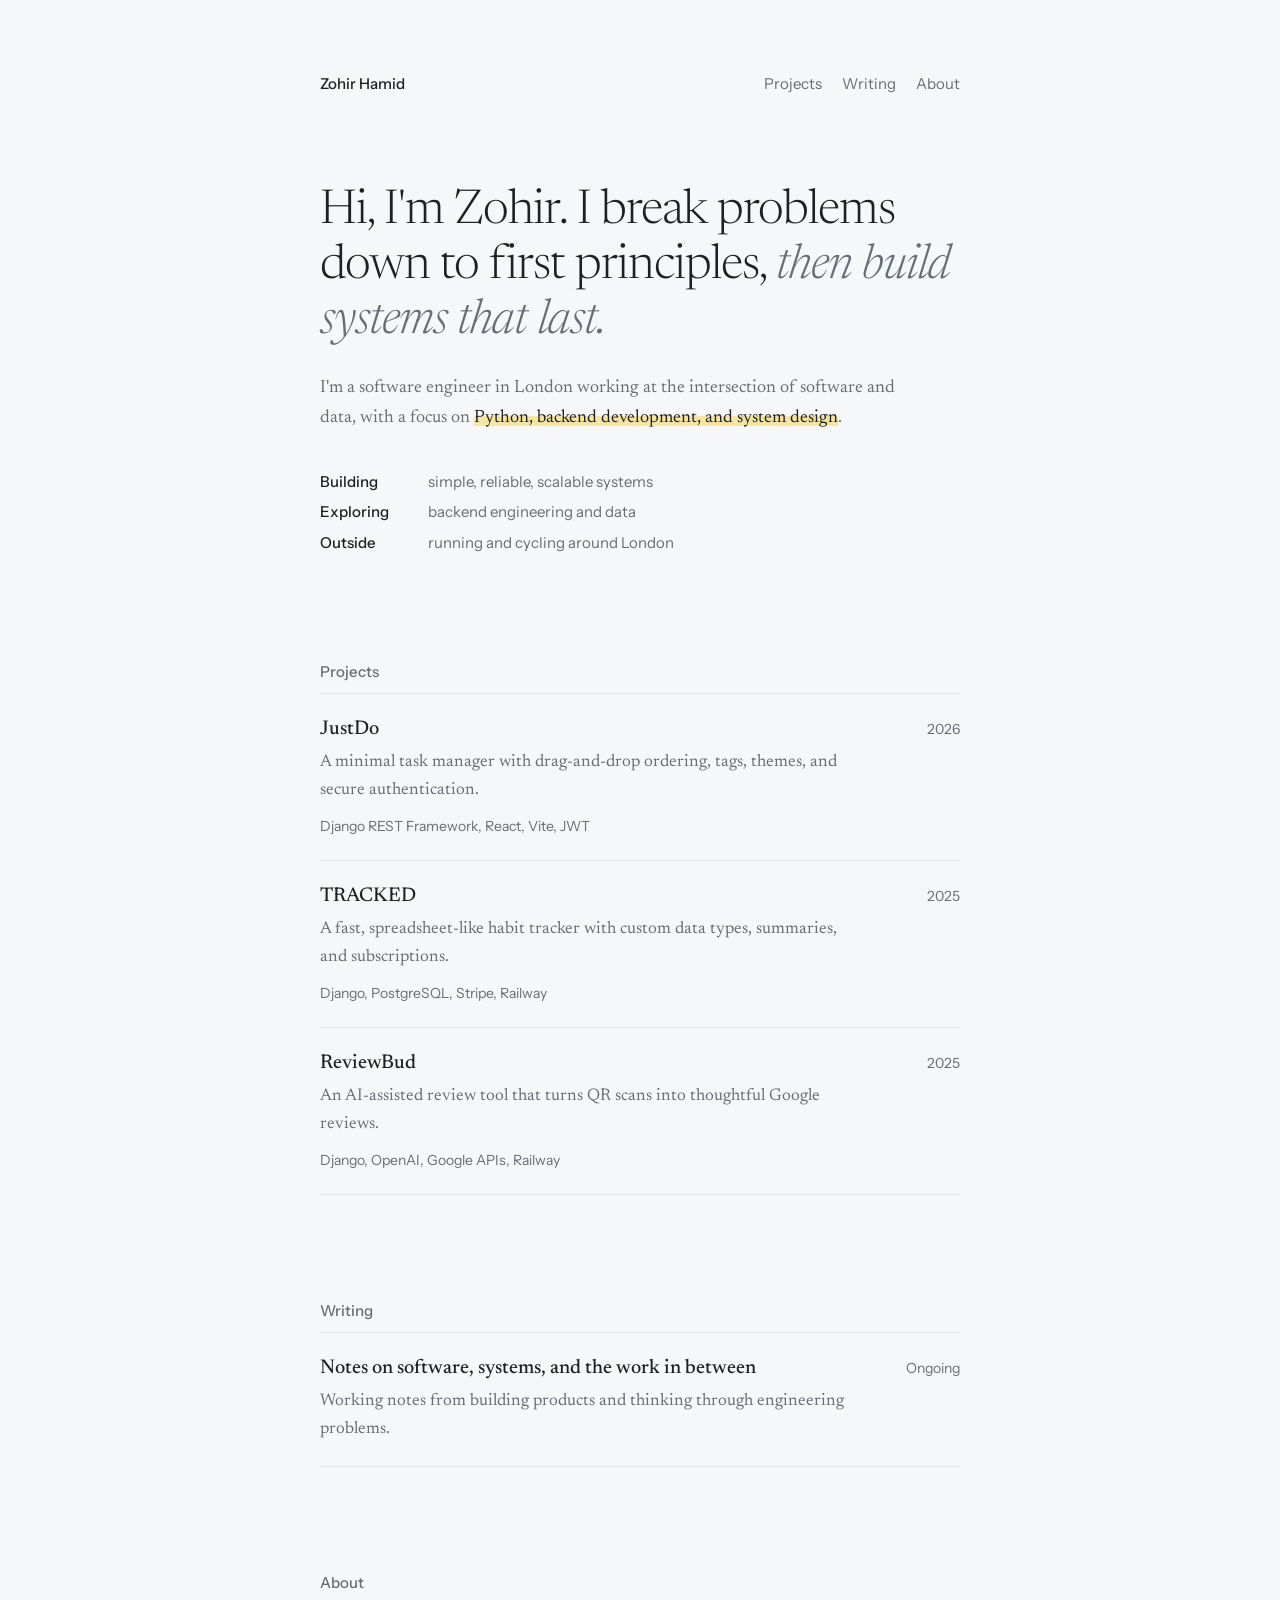
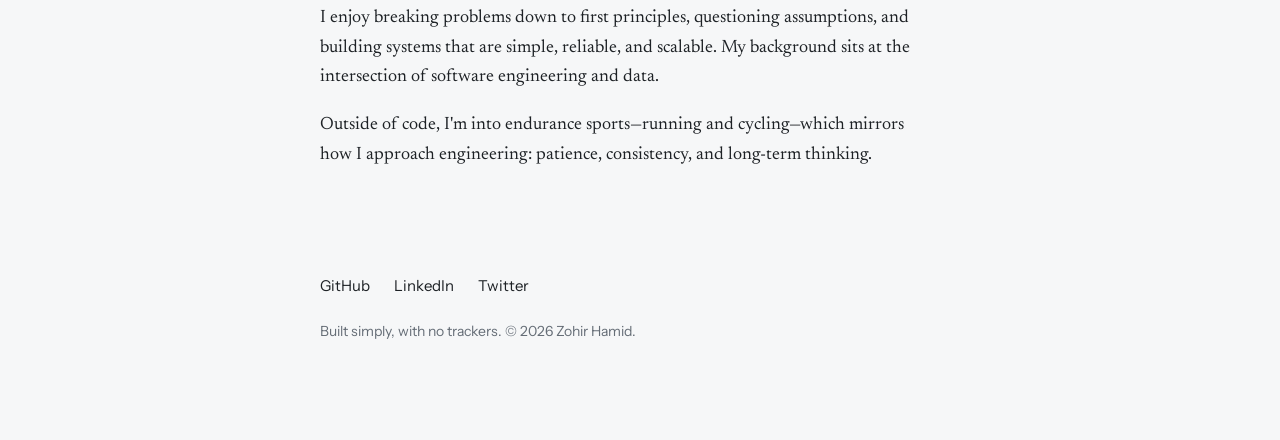
<file: index.html>
<!doctype html>
<html lang="en">
<head>
  <meta charset="utf-8">
  <meta name="viewport" content="width=device-width, initial-scale=1, viewport-fit=cover">
  <meta name="description" content="Zohir Hamid is a software engineer in London focused on Python, backend development, data, and system design.">
  <title>Zohir Hamid — Software Engineer</title>
  <link rel="preconnect" href="https://fonts.googleapis.com">
  <link rel="preconnect" href="https://fonts.gstatic.com" crossorigin>
  <link href="https://fonts.googleapis.com/css2?family=Instrument+Sans:wght@400;500&family=Newsreader:ital,opsz,wght@0,6..72,300;0,6..72,400;0,6..72,500;1,6..72,300&display=swap" rel="stylesheet">
  <link rel="stylesheet" href="/style.css">
</head>
<body>
  <div class="wrap">
    <header class="site-header">
      <a class="site-name" href="/" aria-current="page">Zohir Hamid</a>
      <nav class="site-nav" aria-label="Main navigation">
        <a href="#projects">Projects</a>
        <a href="#writing">Writing</a>
        <a href="#about">About</a>
      </nav>
    </header>

    <main>
      <div class="intro">
        <h1>Hi, I'm Zohir. I break problems down to first principles, <em>then build systems that last.</em></h1>
        <p class="lede">I'm a software engineer in London working at the intersection of software and data, with a focus on <span class="highlight">Python, backend development, and system design</span>.</p>
        <ul class="lately" aria-label="At a glance">
          <li><b>Building</b><span>simple, reliable, scalable systems</span></li>
          <li><b>Exploring</b><span>backend engineering and data</span></li>
          <li><b>Outside</b><span>running and cycling around London</span></li>
        </ul>
      </div>

      <section class="content-section" id="projects">
        <h2 class="section-label">Projects</h2>
        <a class="row" href="/projects/justdo/">
          <div class="row-top">
            <h3><span class="row-title">JustDo</span></h3>
            <span class="row-meta">2026</span>
          </div>
          <p>A minimal task manager with drag-and-drop ordering, tags, themes, and secure authentication.</p>
          <div class="row-stack">Django REST Framework, React, Vite, JWT</div>
        </a>
        <a class="row" href="/projects/tracked/">
          <div class="row-top">
            <h3><span class="row-title">TRACKED</span></h3>
            <span class="row-meta">2025</span>
          </div>
          <p>A fast, spreadsheet-like habit tracker with custom data types, summaries, and subscriptions.</p>
          <div class="row-stack">Django, PostgreSQL, Stripe, Railway</div>
        </a>
        <a class="row" href="/projects/reviewbud/">
          <div class="row-top">
            <h3><span class="row-title">ReviewBud</span></h3>
            <span class="row-meta">2025</span>
          </div>
          <p>An AI-assisted review tool that turns QR scans into thoughtful Google reviews.</p>
          <div class="row-stack">Django, OpenAI, Google APIs, Railway</div>
        </a>
      </section>

      <section class="content-section" id="writing">
        <h2 class="section-label">Writing</h2>
        <a class="row" href="/blog/">
          <div class="row-top">
            <h3><span class="row-title">Notes on software, systems, and the work in between</span></h3>
            <span class="row-meta">Ongoing</span>
          </div>
          <p>Working notes from building products and thinking through engineering problems.</p>
        </a>
      </section>

      <section class="content-section about-copy" id="about">
        <h2 class="section-label">About</h2>
        <p>I enjoy breaking problems down to first principles, questioning assumptions, and building systems that are simple, reliable, and scalable. My background sits at the intersection of software engineering and data.</p>
        <p>Outside of code, I'm into endurance sports—running and cycling—which mirrors how I approach engineering: patience, consistency, and long-term thinking.</p>
      </section>
    </main>

    <footer class="site-footer">
      <div class="footer-links">
        <a href="https://github.com/zohirhamid" target="_blank" rel="noopener noreferrer">GitHub</a>
        <a href="https://www.linkedin.com/in/zohirhamid/" target="_blank" rel="noopener noreferrer">LinkedIn</a>
        <a href="https://twitter.com/zohirhamid" target="_blank" rel="noopener noreferrer">Twitter</a>
      </div>
      <small>Built simply, with no trackers. © 2026 Zohir Hamid.</small>
    </footer>
  </div>
</body>
</html>
</file>
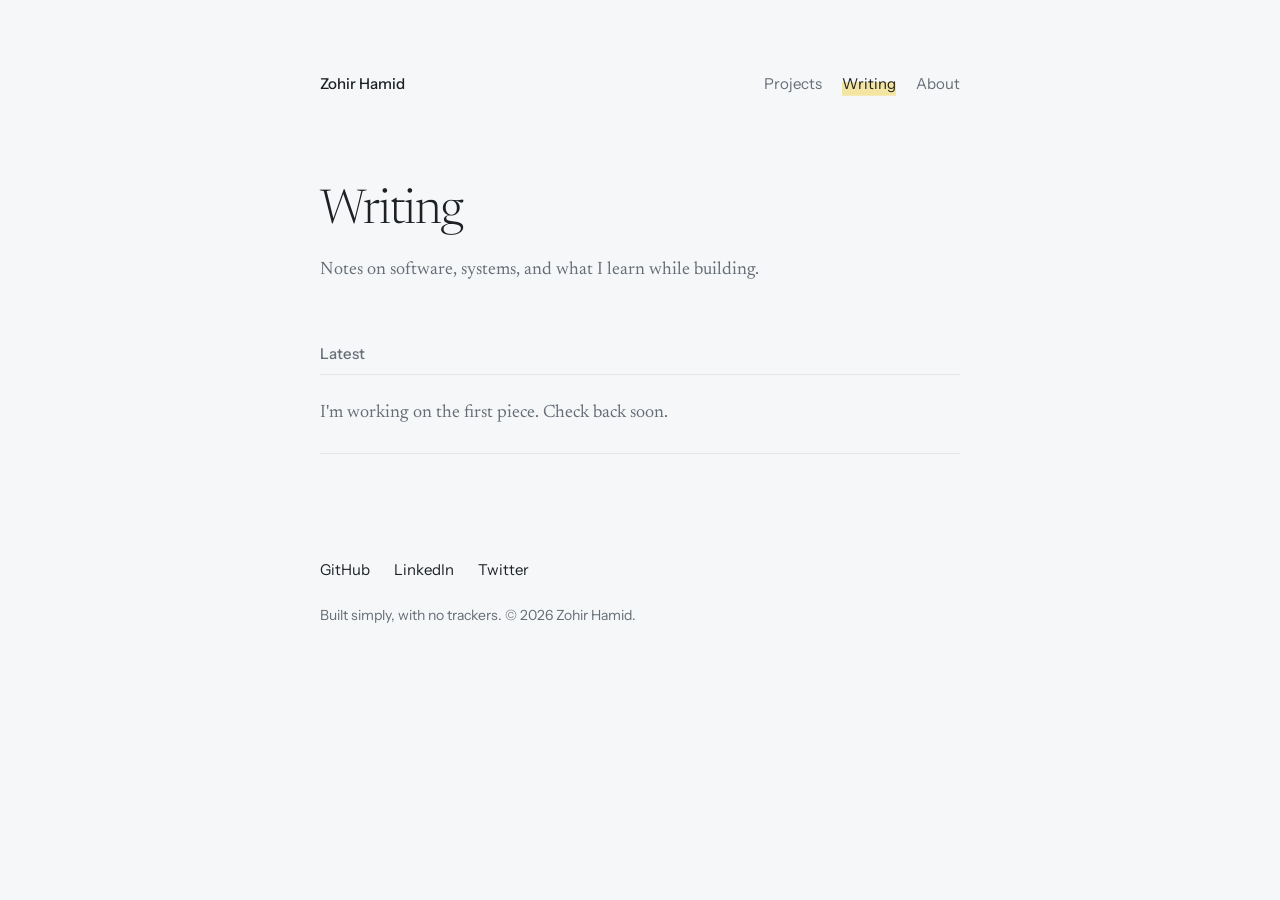
<file: blog/index.html>
<!doctype html>
<html lang="en">
<head>
  <meta charset="utf-8">
  <meta name="viewport" content="width=device-width, initial-scale=1, viewport-fit=cover">
  <meta name="description" content="Writing by Zohir Hamid about software engineering, backend systems, and data.">
  <title>Writing — Zohir Hamid</title>
  <link rel="preconnect" href="https://fonts.googleapis.com">
  <link rel="preconnect" href="https://fonts.gstatic.com" crossorigin>
  <link href="https://fonts.googleapis.com/css2?family=Instrument+Sans:wght@400;500&family=Newsreader:ital,opsz,wght@0,6..72,300;0,6..72,400;0,6..72,500;1,6..72,300&display=swap" rel="stylesheet">
  <link rel="stylesheet" href="/style.css">
</head>
<body>
  <div class="wrap">
    <header class="site-header">
      <a class="site-name" href="/">Zohir Hamid</a>
      <nav class="site-nav" aria-label="Main navigation">
        <a href="/projects/">Projects</a>
        <a href="/blog/" aria-current="page">Writing</a>
        <a href="/#about">About</a>
      </nav>
    </header>

    <main>
      <div class="page-heading">
        <h1>Writing</h1>
        <p class="page-intro">Notes on software, systems, and what I learn while building.</p>
      </div>

      <section aria-labelledby="latest-writing">
        <h2 class="section-label" id="latest-writing">Latest</h2>
        <div class="empty-state">
          <p>I'm working on the first piece. Check back soon.</p>
        </div>
      </section>
    </main>

    <footer class="site-footer">
      <div class="footer-links">
        <a href="https://github.com/zohirhamid" target="_blank" rel="noopener noreferrer">GitHub</a>
        <a href="https://www.linkedin.com/in/zohirhamid/" target="_blank" rel="noopener noreferrer">LinkedIn</a>
        <a href="https://twitter.com/zohirhamid" target="_blank" rel="noopener noreferrer">Twitter</a>
      </div>
      <small>Built simply, with no trackers. © 2026 Zohir Hamid.</small>
    </footer>
  </div>
</body>
</html>
</file>
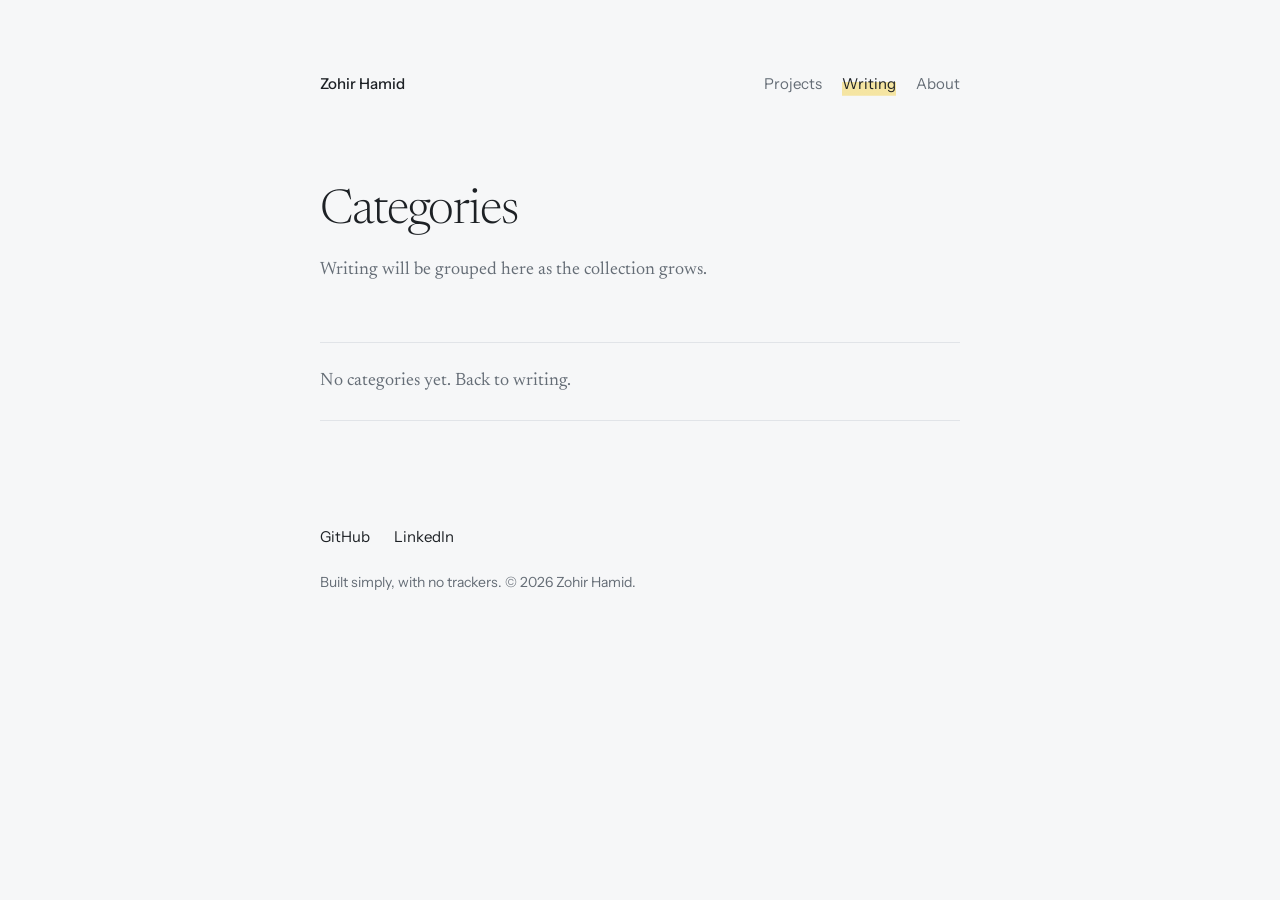
<file: categories/index.html>
<!doctype html>
<html lang="en">
<head>
  <meta charset="utf-8">
  <meta name="viewport" content="width=device-width, initial-scale=1, viewport-fit=cover">
  <meta name="robots" content="noindex">
  <title>Categories — Zohir Hamid</title>
  <link rel="preconnect" href="https://fonts.googleapis.com">
  <link rel="preconnect" href="https://fonts.gstatic.com" crossorigin>
  <link href="https://fonts.googleapis.com/css2?family=Instrument+Sans:wght@400;500&family=Newsreader:ital,opsz,wght@0,6..72,300;0,6..72,400;0,6..72,500;1,6..72,300&display=swap" rel="stylesheet">
  <link rel="stylesheet" href="/style.css">
</head>
<body>
  <div class="wrap">
    <header class="site-header">
      <a class="site-name" href="/">Zohir Hamid</a>
      <nav class="site-nav" aria-label="Main navigation">
        <a href="/projects/">Projects</a>
        <a href="/blog/" aria-current="page">Writing</a>
        <a href="/#about">About</a>
      </nav>
    </header>
    <main>
      <div class="page-heading">
        <h1>Categories</h1>
        <p class="page-intro">Writing will be grouped here as the collection grows.</p>
      </div>
      <div class="empty-state"><p>No categories yet. <a class="text-link" href="/blog/">Back to writing</a>.</p></div>
    </main>
    <footer class="site-footer">
      <div class="footer-links">
        <a href="https://github.com/zohirhamid" target="_blank" rel="noopener noreferrer">GitHub</a>
        <a href="https://www.linkedin.com/in/zohirhamid/" target="_blank" rel="noopener noreferrer">LinkedIn</a>
      </div>
      <small>Built simply, with no trackers. © 2026 Zohir Hamid.</small>
    </footer>
  </div>
</body>
</html>
</file>
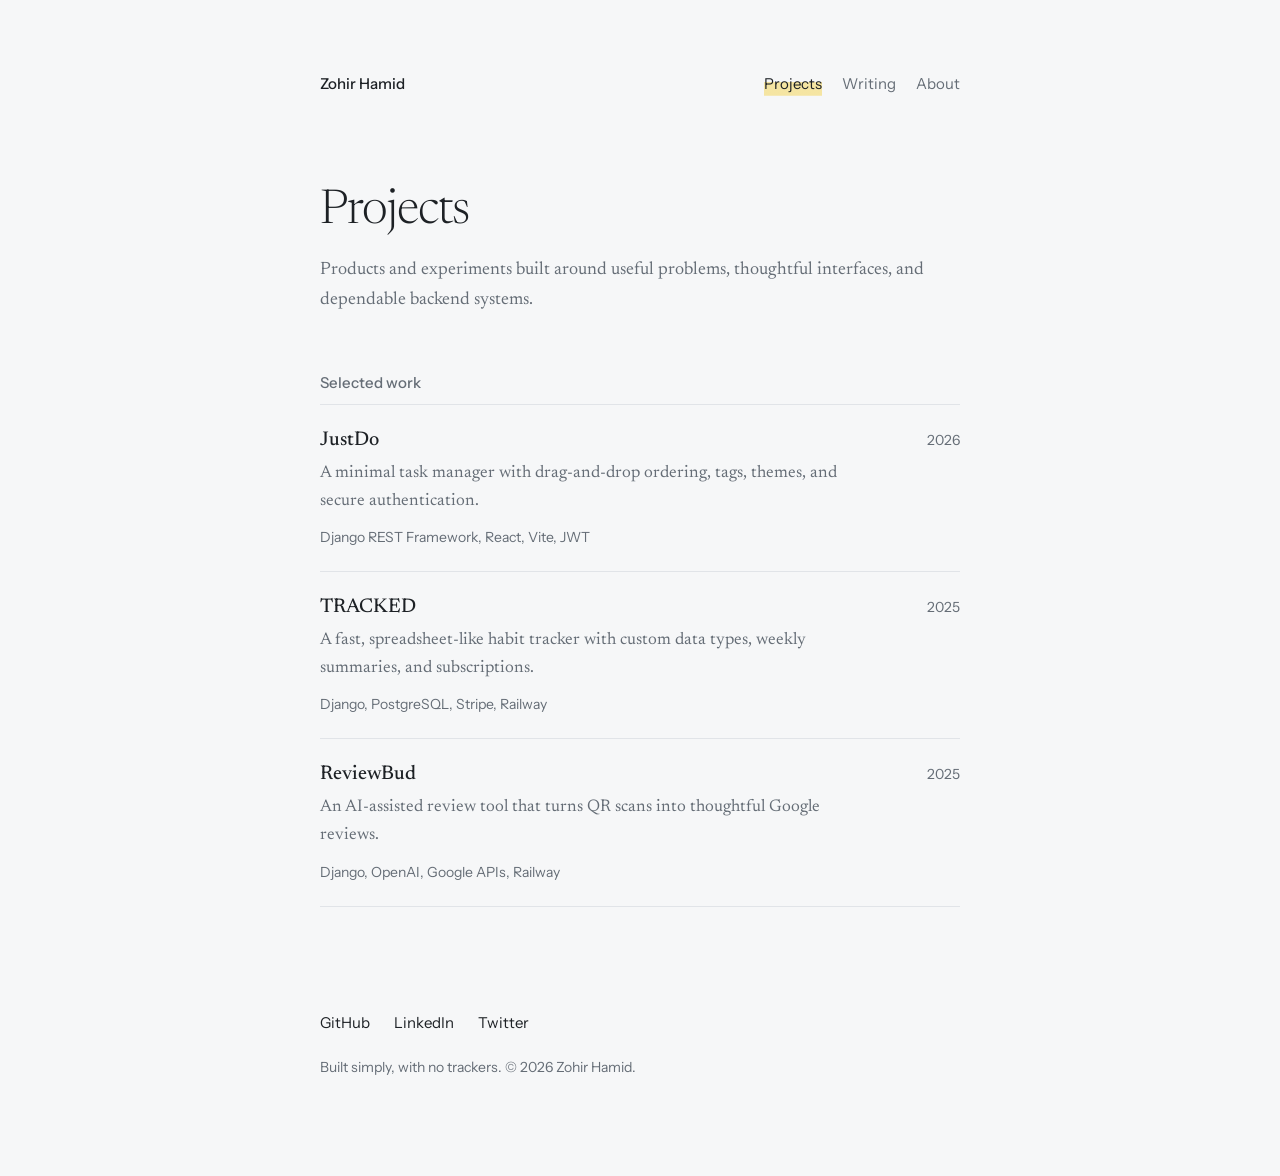
<file: projects/index.html>
<!doctype html>
<html lang="en">
<head>
  <meta charset="utf-8">
  <meta name="viewport" content="width=device-width, initial-scale=1, viewport-fit=cover">
  <meta name="description" content="Selected software projects by Zohir Hamid.">
  <title>Projects — Zohir Hamid</title>
  <link rel="preconnect" href="https://fonts.googleapis.com">
  <link rel="preconnect" href="https://fonts.gstatic.com" crossorigin>
  <link href="https://fonts.googleapis.com/css2?family=Instrument+Sans:wght@400;500&family=Newsreader:ital,opsz,wght@0,6..72,300;0,6..72,400;0,6..72,500;1,6..72,300&display=swap" rel="stylesheet">
  <link rel="stylesheet" href="/style.css">
</head>
<body>
  <div class="wrap">
    <header class="site-header">
      <a class="site-name" href="/">Zohir Hamid</a>
      <nav class="site-nav" aria-label="Main navigation">
        <a href="/projects/" aria-current="page">Projects</a>
        <a href="/blog/">Writing</a>
        <a href="/#about">About</a>
      </nav>
    </header>

    <main>
      <div class="page-heading">
        <h1>Projects</h1>
        <p class="page-intro">Products and experiments built around useful problems, thoughtful interfaces, and dependable backend systems.</p>
      </div>

      <section aria-labelledby="selected-projects">
        <h2 class="section-label" id="selected-projects">Selected work</h2>
        <a class="row" href="/projects/justdo/">
          <div class="row-top">
            <h3><span class="row-title">JustDo</span></h3>
            <span class="row-meta">2026</span>
          </div>
          <p>A minimal task manager with drag-and-drop ordering, tags, themes, and secure authentication.</p>
          <div class="row-stack">Django REST Framework, React, Vite, JWT</div>
        </a>
        <a class="row" href="/projects/tracked/">
          <div class="row-top">
            <h3><span class="row-title">TRACKED</span></h3>
            <span class="row-meta">2025</span>
          </div>
          <p>A fast, spreadsheet-like habit tracker with custom data types, weekly summaries, and subscriptions.</p>
          <div class="row-stack">Django, PostgreSQL, Stripe, Railway</div>
        </a>
        <a class="row" href="/projects/reviewbud/">
          <div class="row-top">
            <h3><span class="row-title">ReviewBud</span></h3>
            <span class="row-meta">2025</span>
          </div>
          <p>An AI-assisted review tool that turns QR scans into thoughtful Google reviews.</p>
          <div class="row-stack">Django, OpenAI, Google APIs, Railway</div>
        </a>
      </section>
    </main>

    <footer class="site-footer">
      <div class="footer-links">
        <a href="https://github.com/zohirhamid" target="_blank" rel="noopener noreferrer">GitHub</a>
        <a href="https://www.linkedin.com/in/zohirhamid/" target="_blank" rel="noopener noreferrer">LinkedIn</a>
        <a href="https://twitter.com/zohirhamid" target="_blank" rel="noopener noreferrer">Twitter</a>
      </div>
      <small>Built simply, with no trackers. © 2026 Zohir Hamid.</small>
    </footer>
  </div>
</body>
</html>
</file>
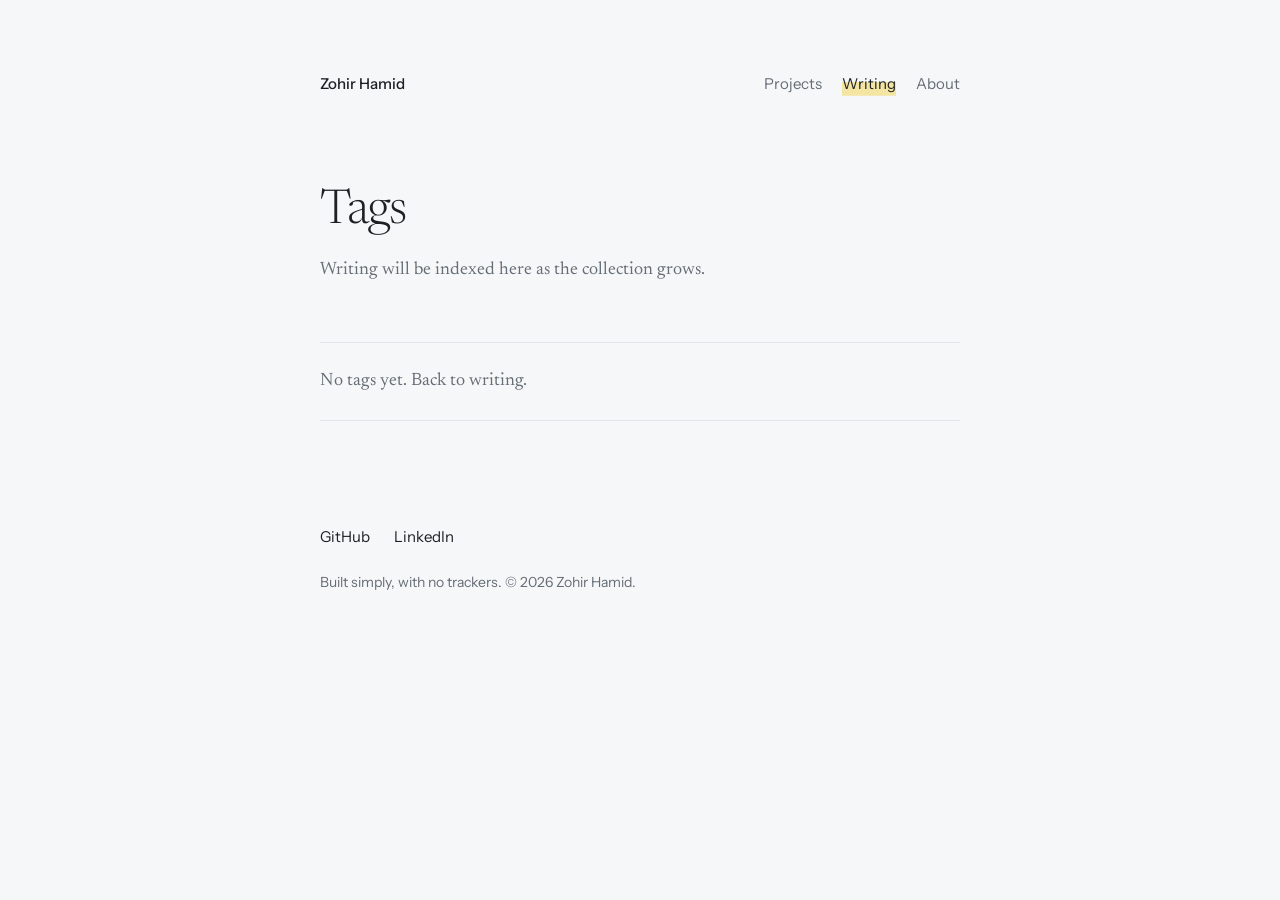
<file: tags/index.html>
<!doctype html>
<html lang="en">
<head>
  <meta charset="utf-8">
  <meta name="viewport" content="width=device-width, initial-scale=1, viewport-fit=cover">
  <meta name="robots" content="noindex">
  <title>Tags — Zohir Hamid</title>
  <link rel="preconnect" href="https://fonts.googleapis.com">
  <link rel="preconnect" href="https://fonts.gstatic.com" crossorigin>
  <link href="https://fonts.googleapis.com/css2?family=Instrument+Sans:wght@400;500&family=Newsreader:ital,opsz,wght@0,6..72,300;0,6..72,400;0,6..72,500;1,6..72,300&display=swap" rel="stylesheet">
  <link rel="stylesheet" href="/style.css">
</head>
<body>
  <div class="wrap">
    <header class="site-header">
      <a class="site-name" href="/">Zohir Hamid</a>
      <nav class="site-nav" aria-label="Main navigation">
        <a href="/projects/">Projects</a>
        <a href="/blog/" aria-current="page">Writing</a>
        <a href="/#about">About</a>
      </nav>
    </header>
    <main>
      <div class="page-heading">
        <h1>Tags</h1>
        <p class="page-intro">Writing will be indexed here as the collection grows.</p>
      </div>
      <div class="empty-state"><p>No tags yet. <a class="text-link" href="/blog/">Back to writing</a>.</p></div>
    </main>
    <footer class="site-footer">
      <div class="footer-links">
        <a href="https://github.com/zohirhamid" target="_blank" rel="noopener noreferrer">GitHub</a>
        <a href="https://www.linkedin.com/in/zohirhamid/" target="_blank" rel="noopener noreferrer">LinkedIn</a>
      </div>
      <small>Built simply, with no trackers. © 2026 Zohir Hamid.</small>
    </footer>
  </div>
</body>
</html>
</file>
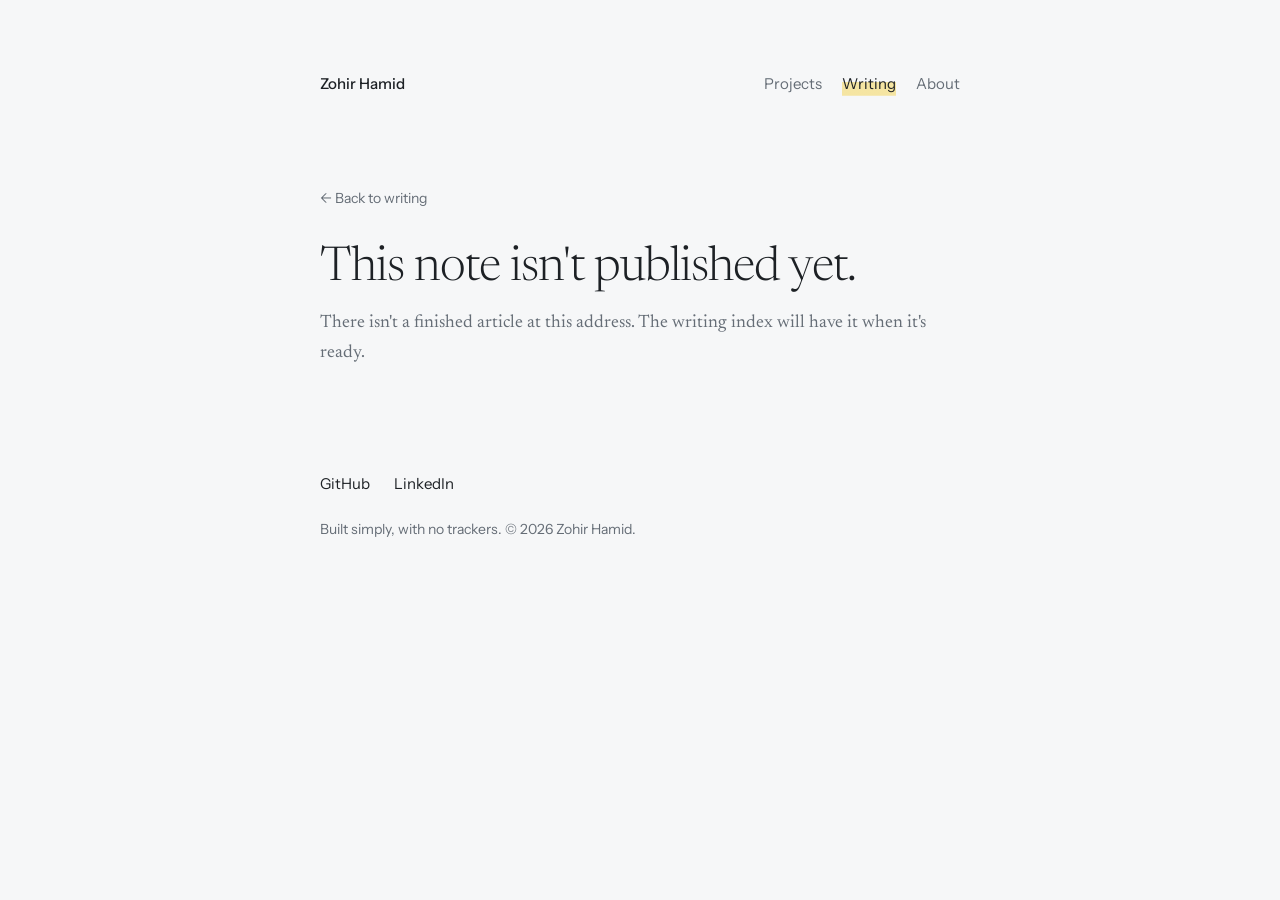
<file: blog/blogpost1/index.html>
<!doctype html>
<html lang="en">
<head>
  <meta charset="utf-8">
  <meta name="viewport" content="width=device-width, initial-scale=1, viewport-fit=cover">
  <meta name="robots" content="noindex">
  <title>Draft — Zohir Hamid</title>
  <link rel="preconnect" href="https://fonts.googleapis.com">
  <link rel="preconnect" href="https://fonts.gstatic.com" crossorigin>
  <link href="https://fonts.googleapis.com/css2?family=Instrument+Sans:wght@400;500&family=Newsreader:ital,opsz,wght@0,6..72,300;0,6..72,400;0,6..72,500;1,6..72,300&display=swap" rel="stylesheet">
  <link rel="stylesheet" href="/style.css">
</head>
<body>
  <div class="wrap">
    <header class="site-header">
      <a class="site-name" href="/">Zohir Hamid</a>
      <nav class="site-nav" aria-label="Main navigation">
        <a href="/projects/">Projects</a>
        <a href="/blog/" aria-current="page">Writing</a>
        <a href="/#about">About</a>
      </nav>
    </header>

    <main>
      <article>
        <header class="article-header">
          <a class="back-link" href="/blog/">← Back to writing</a>
          <h1>This note isn't published yet.</h1>
          <p class="page-intro">There isn't a finished article at this address. The writing index will have it when it's ready.</p>
        </header>
      </article>
    </main>

    <footer class="site-footer">
      <div class="footer-links">
        <a href="https://github.com/zohirhamid" target="_blank" rel="noopener noreferrer">GitHub</a>
        <a href="https://www.linkedin.com/in/zohirhamid/" target="_blank" rel="noopener noreferrer">LinkedIn</a>
      </div>
      <small>Built simply, with no trackers. © 2026 Zohir Hamid.</small>
    </footer>
  </div>
</body>
</html>
</file>
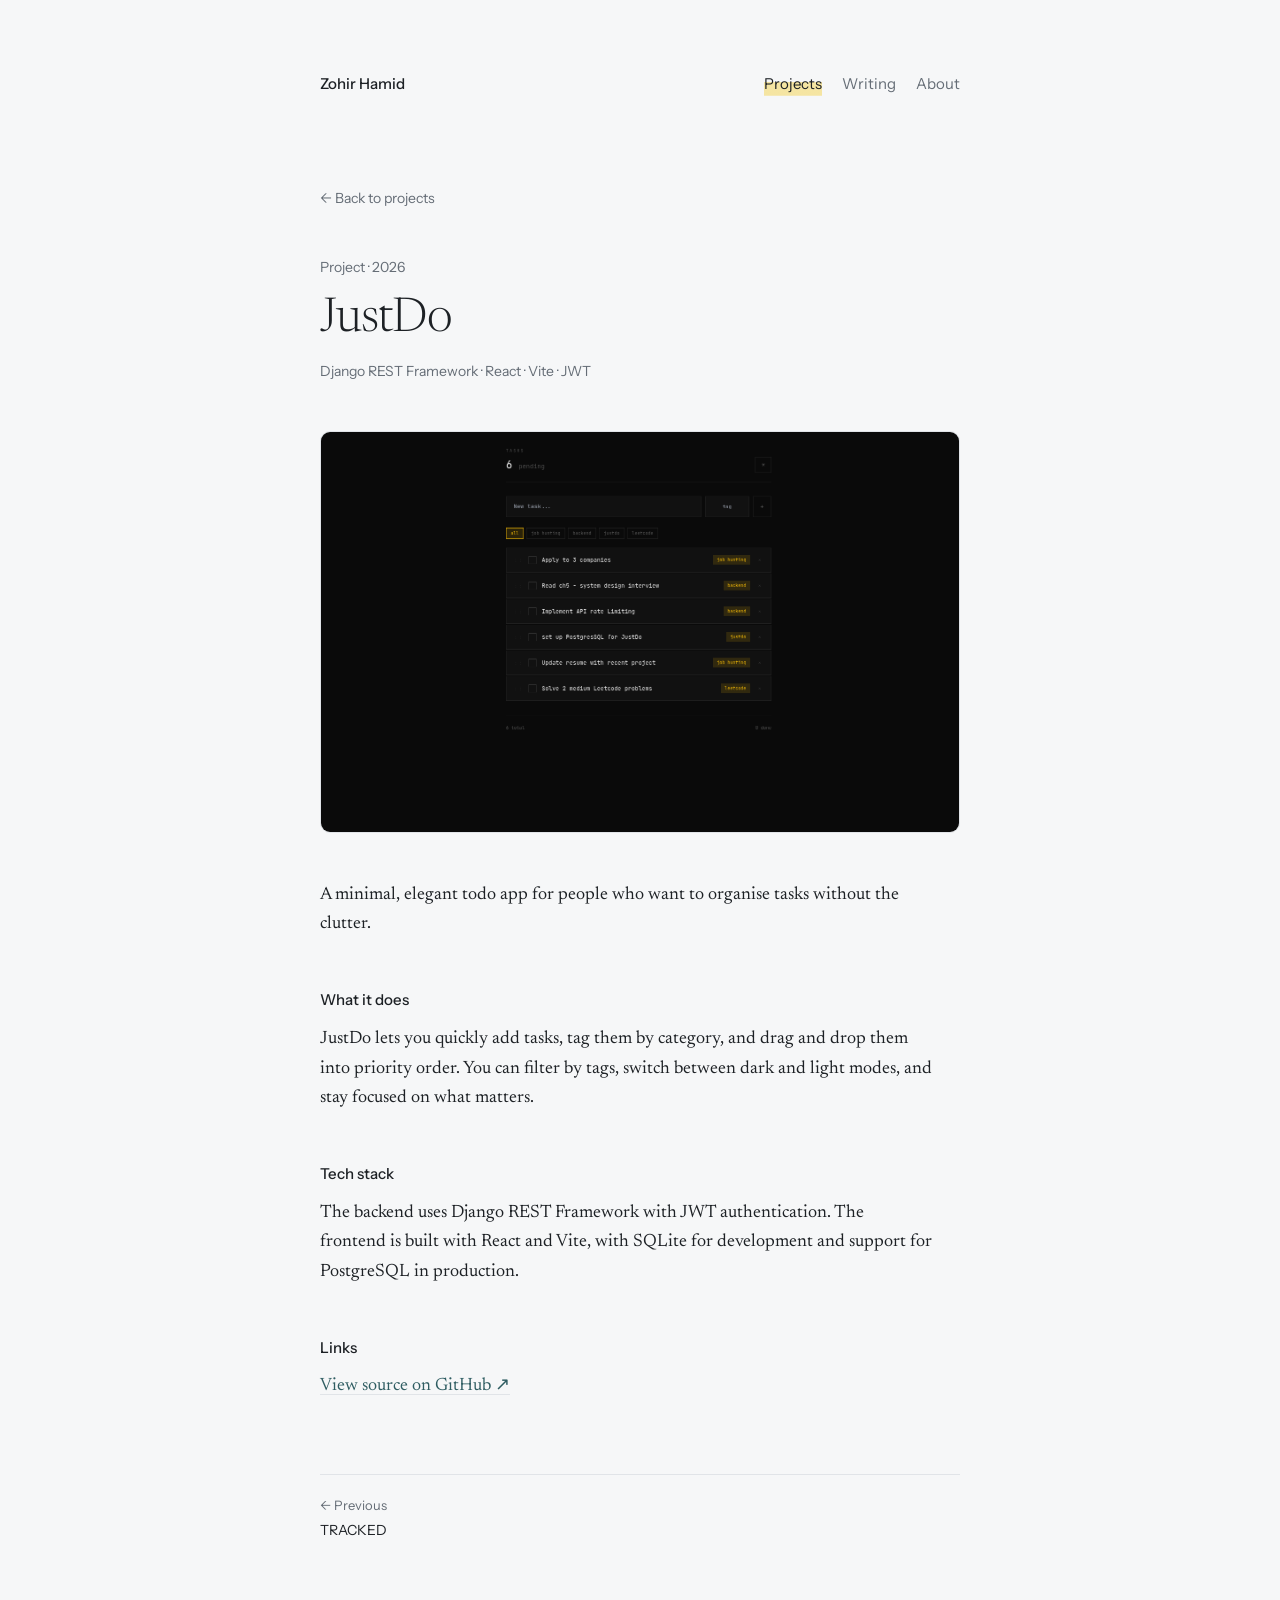
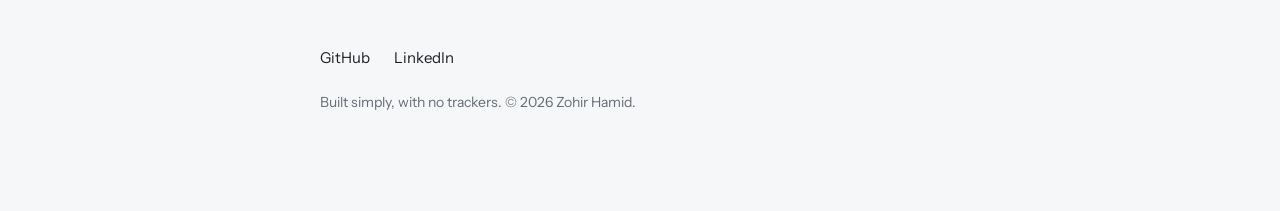
<file: projects/justdo/index.html>
<!doctype html>
<html lang="en">
<head>
  <meta charset="utf-8">
  <meta name="viewport" content="width=device-width, initial-scale=1, viewport-fit=cover">
  <meta name="description" content="JustDo, a minimal task manager by Zohir Hamid.">
  <title>JustDo — Zohir Hamid</title>
  <link rel="preconnect" href="https://fonts.googleapis.com">
  <link rel="preconnect" href="https://fonts.gstatic.com" crossorigin>
  <link href="https://fonts.googleapis.com/css2?family=Instrument+Sans:wght@400;500&family=Newsreader:ital,opsz,wght@0,6..72,300;0,6..72,400;0,6..72,500;1,6..72,300&display=swap" rel="stylesheet">
  <link rel="stylesheet" href="/style.css">
</head>
<body>
  <div class="wrap">
    <header class="site-header">
      <a class="site-name" href="/">Zohir Hamid</a>
      <nav class="site-nav" aria-label="Main navigation">
        <a href="/projects/" aria-current="page">Projects</a>
        <a href="/blog/">Writing</a>
        <a href="/#about">About</a>
      </nav>
    </header>

    <main>
      <article>
        <header class="article-header">
          <a class="back-link" href="/projects/">← Back to projects</a>
          <p class="eyebrow">Project · 2026</p>
          <h1>JustDo</h1>
          <div class="article-meta">Django REST Framework · React · Vite · JWT</div>
        </header>

        <figure class="project-figure">
          <img src="/img/justdo.png" alt="The JustDo task management interface" width="1442" height="903">
        </figure>

        <div class="article-body">
          <p>A minimal, elegant todo app for people who want to organise tasks without the clutter.</p>
          <h2>What it does</h2>
          <p>JustDo lets you quickly add tasks, tag them by category, and drag and drop them into priority order. You can filter by tags, switch between dark and light modes, and stay focused on what matters.</p>
          <h2>Tech stack</h2>
          <p>The backend uses Django REST Framework with JWT authentication. The frontend is built with React and Vite, with SQLite for development and support for PostgreSQL in production.</p>
          <h2>Links</h2>
          <p><a href="https://github.com/zohirhamid/justdo" target="_blank" rel="noopener noreferrer">View source on GitHub ↗</a></p>
        </div>

        <nav class="article-nav" aria-label="Project navigation">
          <a href="/projects/tracked/"><span class="nav-label">← Previous</span><span class="nav-title">TRACKED</span></a>
          <span></span>
        </nav>
      </article>
    </main>

    <footer class="site-footer">
      <div class="footer-links">
        <a href="https://github.com/zohirhamid" target="_blank" rel="noopener noreferrer">GitHub</a>
        <a href="https://www.linkedin.com/in/zohirhamid/" target="_blank" rel="noopener noreferrer">LinkedIn</a>
      </div>
      <small>Built simply, with no trackers. © 2026 Zohir Hamid.</small>
    </footer>
  </div>
</body>
</html>
</file>
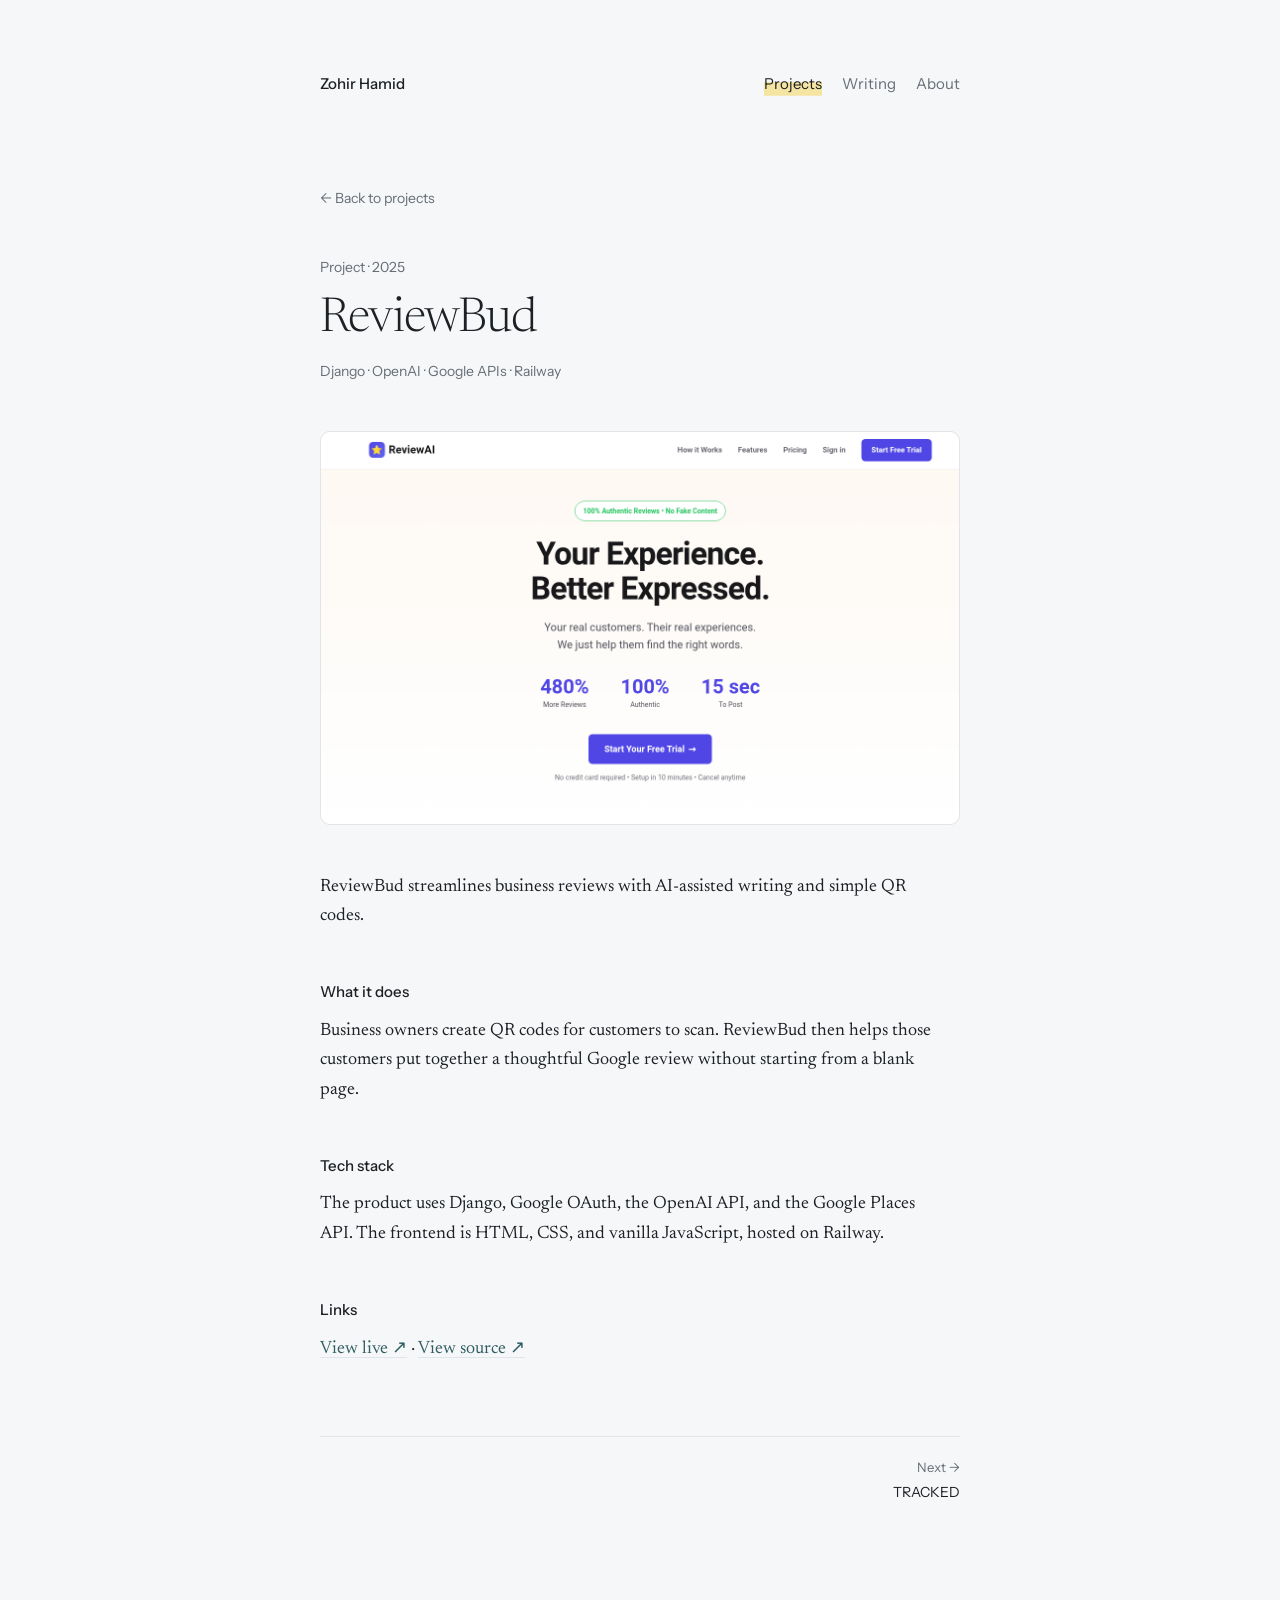
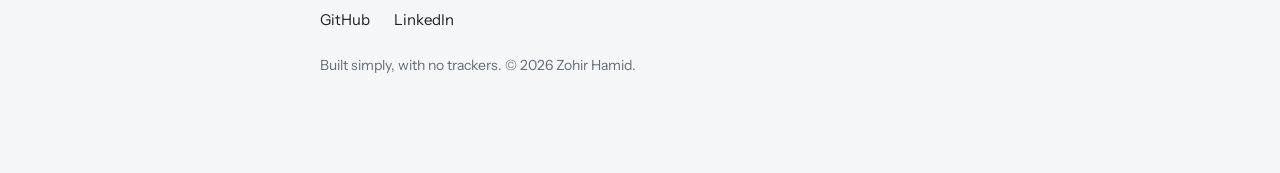
<file: projects/reviewbud/index.html>
<!doctype html>
<html lang="en">
<head>
  <meta charset="utf-8">
  <meta name="viewport" content="width=device-width, initial-scale=1, viewport-fit=cover">
  <meta name="description" content="ReviewBud, an AI-assisted Google review tool by Zohir Hamid.">
  <title>ReviewBud — Zohir Hamid</title>
  <link rel="preconnect" href="https://fonts.googleapis.com">
  <link rel="preconnect" href="https://fonts.gstatic.com" crossorigin>
  <link href="https://fonts.googleapis.com/css2?family=Instrument+Sans:wght@400;500&family=Newsreader:ital,opsz,wght@0,6..72,300;0,6..72,400;0,6..72,500;1,6..72,300&display=swap" rel="stylesheet">
  <link rel="stylesheet" href="/style.css">
</head>
<body>
  <div class="wrap">
    <header class="site-header">
      <a class="site-name" href="/">Zohir Hamid</a>
      <nav class="site-nav" aria-label="Main navigation">
        <a href="/projects/" aria-current="page">Projects</a>
        <a href="/blog/">Writing</a>
        <a href="/#about">About</a>
      </nav>
    </header>

    <main>
      <article>
        <header class="article-header">
          <a class="back-link" href="/projects/">← Back to projects</a>
          <p class="eyebrow">Project · 2025</p>
          <h1>ReviewBud</h1>
          <div class="article-meta">Django · OpenAI · Google APIs · Railway</div>
        </header>

        <figure class="project-figure">
          <img src="/img/reviewbud.png" alt="The ReviewBud review generation interface" width="1288" height="790">
        </figure>

        <div class="article-body">
          <p>ReviewBud streamlines business reviews with AI-assisted writing and simple QR codes.</p>
          <h2>What it does</h2>
          <p>Business owners create QR codes for customers to scan. ReviewBud then helps those customers put together a thoughtful Google review without starting from a blank page.</p>
          <h2>Tech stack</h2>
          <p>The product uses Django, Google OAuth, the OpenAI API, and the Google Places API. The frontend is HTML, CSS, and vanilla JavaScript, hosted on Railway.</p>
          <h2>Links</h2>
          <p><a href="https://reviewbud.co" target="_blank" rel="noopener noreferrer">View live ↗</a> · <a href="https://github.com/zohirhamid/reviewbud" target="_blank" rel="noopener noreferrer">View source ↗</a></p>
        </div>

        <nav class="article-nav" aria-label="Project navigation">
          <span></span>
          <a href="/projects/tracked/"><span class="nav-label">Next →</span><span class="nav-title">TRACKED</span></a>
        </nav>
      </article>
    </main>

    <footer class="site-footer">
      <div class="footer-links">
        <a href="https://github.com/zohirhamid" target="_blank" rel="noopener noreferrer">GitHub</a>
        <a href="https://www.linkedin.com/in/zohirhamid/" target="_blank" rel="noopener noreferrer">LinkedIn</a>
      </div>
      <small>Built simply, with no trackers. © 2026 Zohir Hamid.</small>
    </footer>
  </div>
</body>
</html>
</file>
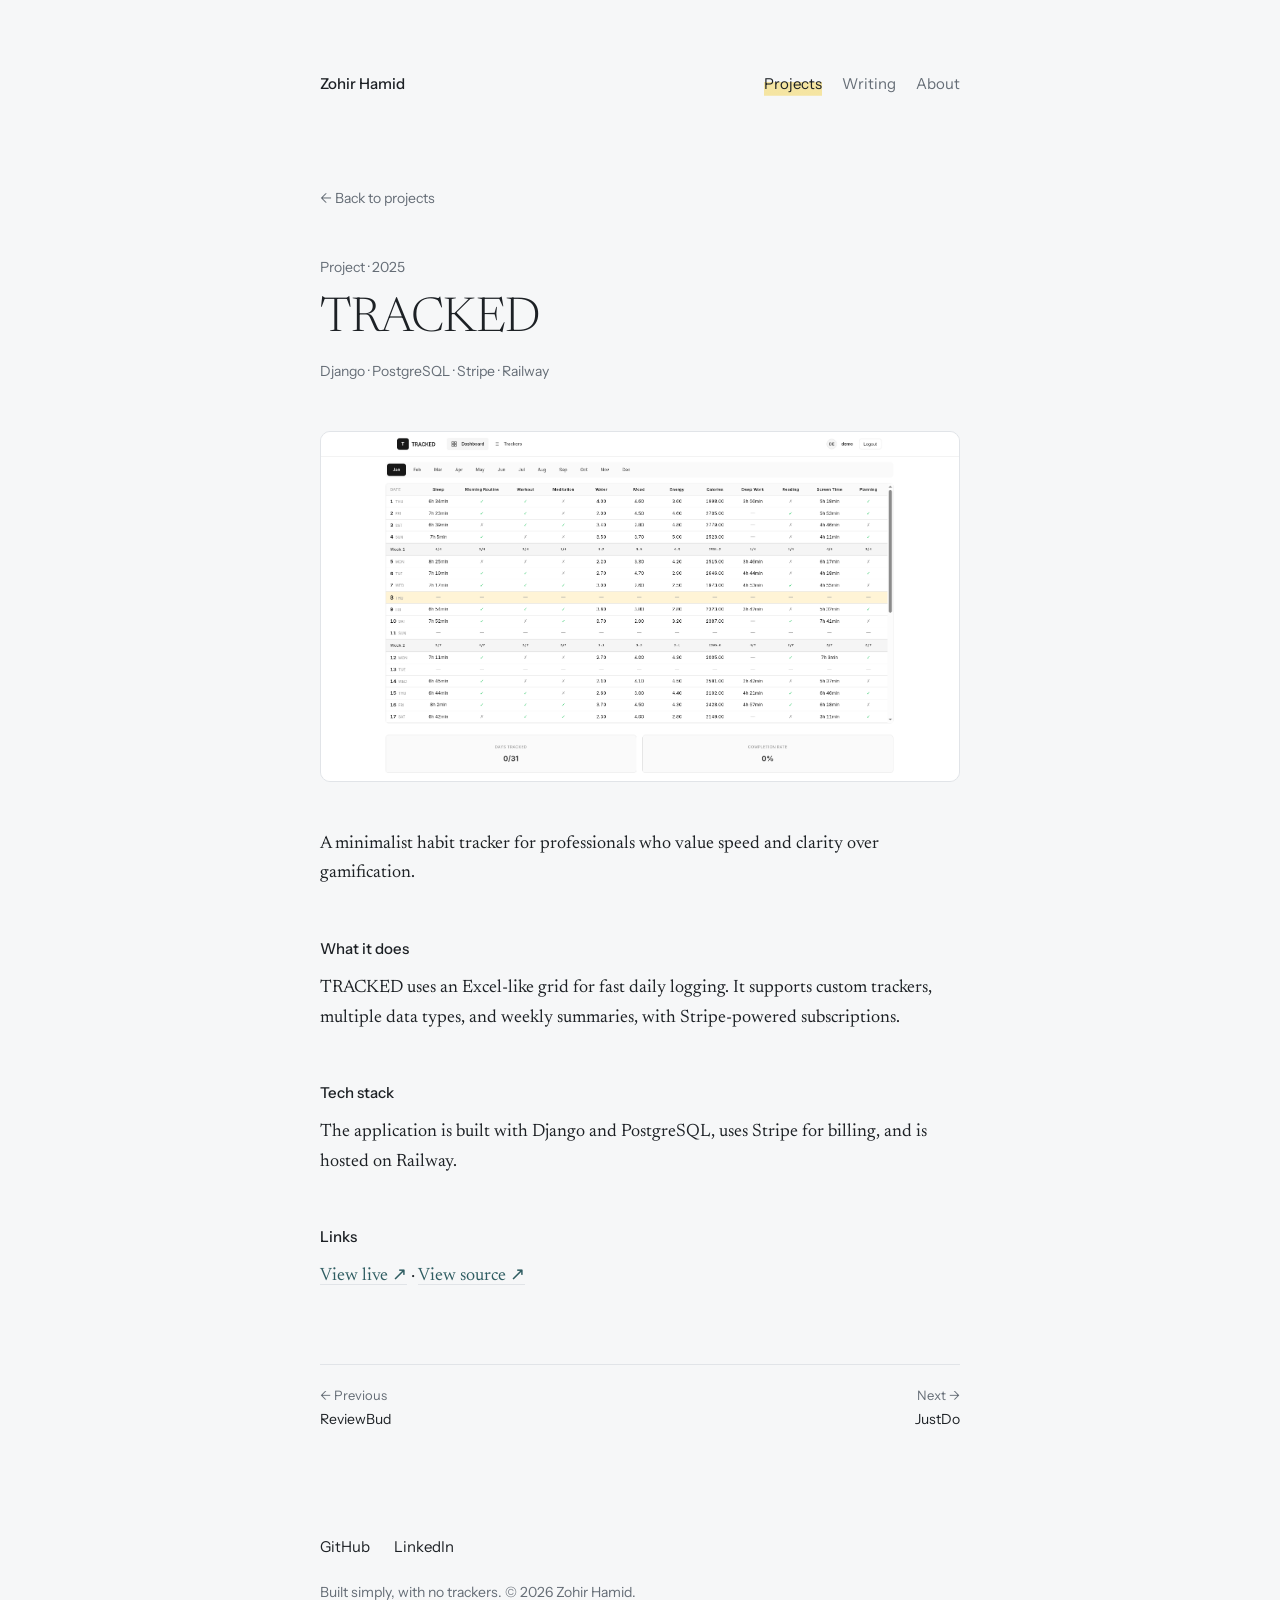
<file: projects/tracked/index.html>
<!doctype html>
<html lang="en">
<head>
  <meta charset="utf-8">
  <meta name="viewport" content="width=device-width, initial-scale=1, viewport-fit=cover">
  <meta name="description" content="TRACKED, a minimalist habit tracking app by Zohir Hamid.">
  <title>TRACKED — Zohir Hamid</title>
  <link rel="preconnect" href="https://fonts.googleapis.com">
  <link rel="preconnect" href="https://fonts.gstatic.com" crossorigin>
  <link href="https://fonts.googleapis.com/css2?family=Instrument+Sans:wght@400;500&family=Newsreader:ital,opsz,wght@0,6..72,300;0,6..72,400;0,6..72,500;1,6..72,300&display=swap" rel="stylesheet">
  <link rel="stylesheet" href="/style.css">
</head>
<body>
  <div class="wrap">
    <header class="site-header">
      <a class="site-name" href="/">Zohir Hamid</a>
      <nav class="site-nav" aria-label="Main navigation">
        <a href="/projects/" aria-current="page">Projects</a>
        <a href="/blog/">Writing</a>
        <a href="/#about">About</a>
      </nav>
    </header>

    <main>
      <article>
        <header class="article-header">
          <a class="back-link" href="/projects/">← Back to projects</a>
          <p class="eyebrow">Project · 2025</p>
          <h1>TRACKED</h1>
          <div class="article-meta">Django · PostgreSQL · Stripe · Railway</div>
        </header>

        <figure class="project-figure">
          <img src="/img/tracked.png" alt="The TRACKED habit tracking interface" width="1759" height="961">
        </figure>

        <div class="article-body">
          <p>A minimalist habit tracker for professionals who value speed and clarity over gamification.</p>
          <h2>What it does</h2>
          <p>TRACKED uses an Excel-like grid for fast daily logging. It supports custom trackers, multiple data types, and weekly summaries, with Stripe-powered subscriptions.</p>
          <h2>Tech stack</h2>
          <p>The application is built with Django and PostgreSQL, uses Stripe for billing, and is hosted on Railway.</p>
          <h2>Links</h2>
          <p><a href="https://tracked.app" target="_blank" rel="noopener noreferrer">View live ↗</a> · <a href="https://github.com/zohirhamid/tracked" target="_blank" rel="noopener noreferrer">View source ↗</a></p>
        </div>

        <nav class="article-nav" aria-label="Project navigation">
          <a href="/projects/reviewbud/"><span class="nav-label">← Previous</span><span class="nav-title">ReviewBud</span></a>
          <a href="/projects/justdo/"><span class="nav-label">Next →</span><span class="nav-title">JustDo</span></a>
        </nav>
      </article>
    </main>

    <footer class="site-footer">
      <div class="footer-links">
        <a href="https://github.com/zohirhamid" target="_blank" rel="noopener noreferrer">GitHub</a>
        <a href="https://www.linkedin.com/in/zohirhamid/" target="_blank" rel="noopener noreferrer">LinkedIn</a>
      </div>
      <small>Built simply, with no trackers. © 2026 Zohir Hamid.</small>
    </footer>
  </div>
</body>
</html>
</file>
<file: style.css>
:root {
  --bg: #f6f7f8;
  --ink: #1d2125;
  --muted: #656d76;
  --line: #e1e4e8;
  --accent: #2f5d62;
  --highlight: rgb(244 214 92 / 55%);
  --serif: "Newsreader", Georgia, "Times New Roman", serif;
  --sans: "Instrument Sans", system-ui, -apple-system, "Segoe UI", sans-serif;
  box-sizing: border-box;
  color-scheme: light dark;
  padding-top: env(safe-area-inset-top, 0);
  padding-bottom: env(safe-area-inset-bottom, 0);
}

@media (prefers-color-scheme: dark) {
  :root {
    --bg: #16191c;
    --ink: #e6e8ea;
    --muted: #9aa1a9;
    --line: #2a2f34;
    --accent: #8dbfc4;
    --highlight: rgb(214 176 52 / 40%);
  }
}

html {
  scroll-behavior: smooth;
  scroll-padding-top: max(24px, env(safe-area-inset-top, 0));
}

*,
*::before,
*::after {
  box-sizing: inherit;
}

body {
  margin: 0;
  background: var(--bg);
  color: var(--ink);
  font-family: var(--serif);
  font-size: 18px;
  line-height: 1.65;
  -webkit-font-smoothing: antialiased;
}

a {
  color: inherit;
  text-decoration-color: var(--line);
  text-decoration-thickness: 1px;
  text-underline-offset: 4px;
}

a:focus-visible {
  border-radius: 2px;
  outline: 2px solid var(--accent);
  outline-offset: 4px;
}

.wrap {
  width: min(100% - 48px, 640px);
  margin-inline: auto;
  padding-block: 72px 96px;
}

.site-header {
  display: flex;
  align-items: baseline;
  justify-content: space-between;
  gap: 24px;
  margin-bottom: 88px;
  font-family: var(--sans);
  font-size: 15px;
}

.site-name {
  font-weight: 500;
  text-decoration: none;
}

.site-nav {
  display: flex;
  gap: 20px;
  color: var(--muted);
}

.site-nav a,
.site-footer a,
.text-link,
.back-link {
  background: linear-gradient(var(--highlight), var(--highlight)) no-repeat 0 92% / 0 55%;
  text-decoration: none;
  transition: background-size 180ms ease, color 180ms ease;
}

.site-nav a:hover,
.site-nav a[aria-current="page"],
.site-footer a:hover,
.text-link:hover,
.back-link:hover {
  color: var(--ink);
  background-size: 100% 55%;
}

h1 {
  max-width: 15em;
  margin: 0 0 24px;
  font-size: clamp(34px, 6.5vw, 48px);
  font-weight: 300;
  letter-spacing: -0.02em;
  line-height: 1.15;
}

h1 em {
  color: var(--muted);
  font-weight: 300;
}

.page-intro {
  max-width: 34em;
  margin: 0;
  color: var(--muted);
}

.lede {
  max-width: 34em;
  margin: 0 0 36px;
  color: var(--muted);
}

.highlight {
  color: var(--ink);
  background: linear-gradient(var(--highlight), var(--highlight)) no-repeat 0 92% / 100% 55%;
}

.lately {
  display: grid;
  gap: 6px;
  margin: 0;
  padding: 0;
  color: var(--muted);
  font-family: var(--sans);
  font-size: 15px;
  list-style: none;
}

.lately li {
  display: grid;
  grid-template-columns: 96px 1fr;
  gap: 12px;
}

.lately b {
  color: var(--ink);
  font-weight: 500;
}

.content-section {
  margin-top: 104px;
}

.section-label {
  margin: 0 0 8px;
  color: var(--muted);
  font-family: var(--sans);
  font-size: 15px;
  font-weight: 500;
}

.row {
  position: relative;
  display: block;
  padding: 22px 0;
  border-top: 1px solid var(--line);
  color: inherit;
  text-decoration: none;
}

.row:last-child {
  border-bottom: 1px solid var(--line);
}

.row-top {
  display: flex;
  align-items: baseline;
  justify-content: space-between;
  gap: 16px;
}

.row h2,
.row h3 {
  margin: 0;
  font-size: 20px;
  font-weight: 500;
  line-height: 1.35;
}

.row-title {
  background: linear-gradient(var(--highlight), var(--highlight)) no-repeat 0 92% / 0 55%;
  transition: background-size 180ms ease;
}

.row:hover .row-title,
.row:focus-visible .row-title {
  background-size: 100% 55%;
}

.row-meta,
.row-stack,
.eyebrow,
.article-meta {
  color: var(--muted);
  font-family: var(--sans);
  font-size: 14px;
}

.row-meta {
  white-space: nowrap;
}

.row p {
  max-width: 32em;
  margin: 6px 0 0;
  color: var(--muted);
  font-size: 17px;
}

.row-stack {
  margin-top: 10px;
}

.about-copy p {
  max-width: 34em;
  margin: 0 0 18px;
}

.about-copy p:last-child {
  margin-bottom: 0;
}

.site-footer {
  margin-top: 104px;
  color: var(--muted);
  font-family: var(--sans);
  font-size: 15px;
}

.footer-links {
  display: flex;
  flex-wrap: wrap;
  gap: 8px 24px;
  margin-bottom: 20px;
}

.site-footer a {
  color: var(--ink);
}

.site-footer small {
  font-size: 14px;
}

.page-heading {
  margin-bottom: 56px;
}

.page-heading h1 {
  margin-bottom: 16px;
}

.empty-state {
  padding: 24px 0;
  border-block: 1px solid var(--line);
  color: var(--muted);
}

.empty-state p {
  margin: 0;
}

.article-header {
  margin-bottom: 48px;
}

.back-link {
  display: inline-block;
  margin-bottom: 32px;
  color: var(--muted);
  font-family: var(--sans);
  font-size: 14px;
}

.article-header h1 {
  margin-bottom: 12px;
}

.article-meta {
  display: flex;
  flex-wrap: wrap;
  gap: 6px;
}

.project-figure {
  margin: 0 0 48px;
  overflow: hidden;
  border: 1px solid var(--line);
  border-radius: 10px;
  background: var(--line);
}

.project-figure img {
  display: block;
  width: 100%;
  height: auto;
}

.article-body {
  max-width: 34em;
}

.article-body h2 {
  margin: 48px 0 12px;
  font-family: var(--sans);
  font-size: 15px;
  font-weight: 500;
}

.article-body p {
  margin: 0 0 20px;
}

.article-body a {
  color: var(--accent);
}

.article-nav {
  display: grid;
  grid-template-columns: 1fr 1fr;
  gap: 24px;
  margin-top: 72px;
  padding-top: 20px;
  border-top: 1px solid var(--line);
  font-family: var(--sans);
  font-size: 14px;
}

.article-nav a {
  text-decoration: none;
}

.article-nav a:last-child {
  text-align: right;
}

.nav-label {
  display: block;
  margin-bottom: 2px;
  color: var(--muted);
  font-size: 13px;
}

.nav-title {
  color: var(--ink);
}

@media (max-width: 520px) {
  body {
    font-size: 17px;
  }

  .wrap {
    width: min(100% - 40px, 640px);
    padding-top: 40px;
  }

  .site-header {
    align-items: flex-start;
    margin-bottom: 56px;
  }

  .site-nav {
    flex-wrap: wrap;
    justify-content: flex-end;
    gap: 4px 14px;
  }

  .content-section,
  .site-footer {
    margin-top: 80px;
  }

  .row-top {
    align-items: flex-start;
    flex-direction: column;
    gap: 2px;
  }

  .lately li {
    grid-template-columns: 80px 1fr;
  }
}

@media (prefers-reduced-motion: no-preference) {
  .intro > h1,
  .intro > .lede,
  .intro > .lately,
  .page-heading {
    animation: rise 700ms cubic-bezier(0.2, 0.7, 0.2, 1) both;
  }

  .intro > .lede {
    animation-delay: 80ms;
  }

  .intro > .lately {
    animation-delay: 160ms;
  }

  @keyframes rise {
    from {
      opacity: 0;
      transform: translateY(8px);
    }

    to {
      opacity: 1;
      transform: none;
    }
  }
}
</file>
